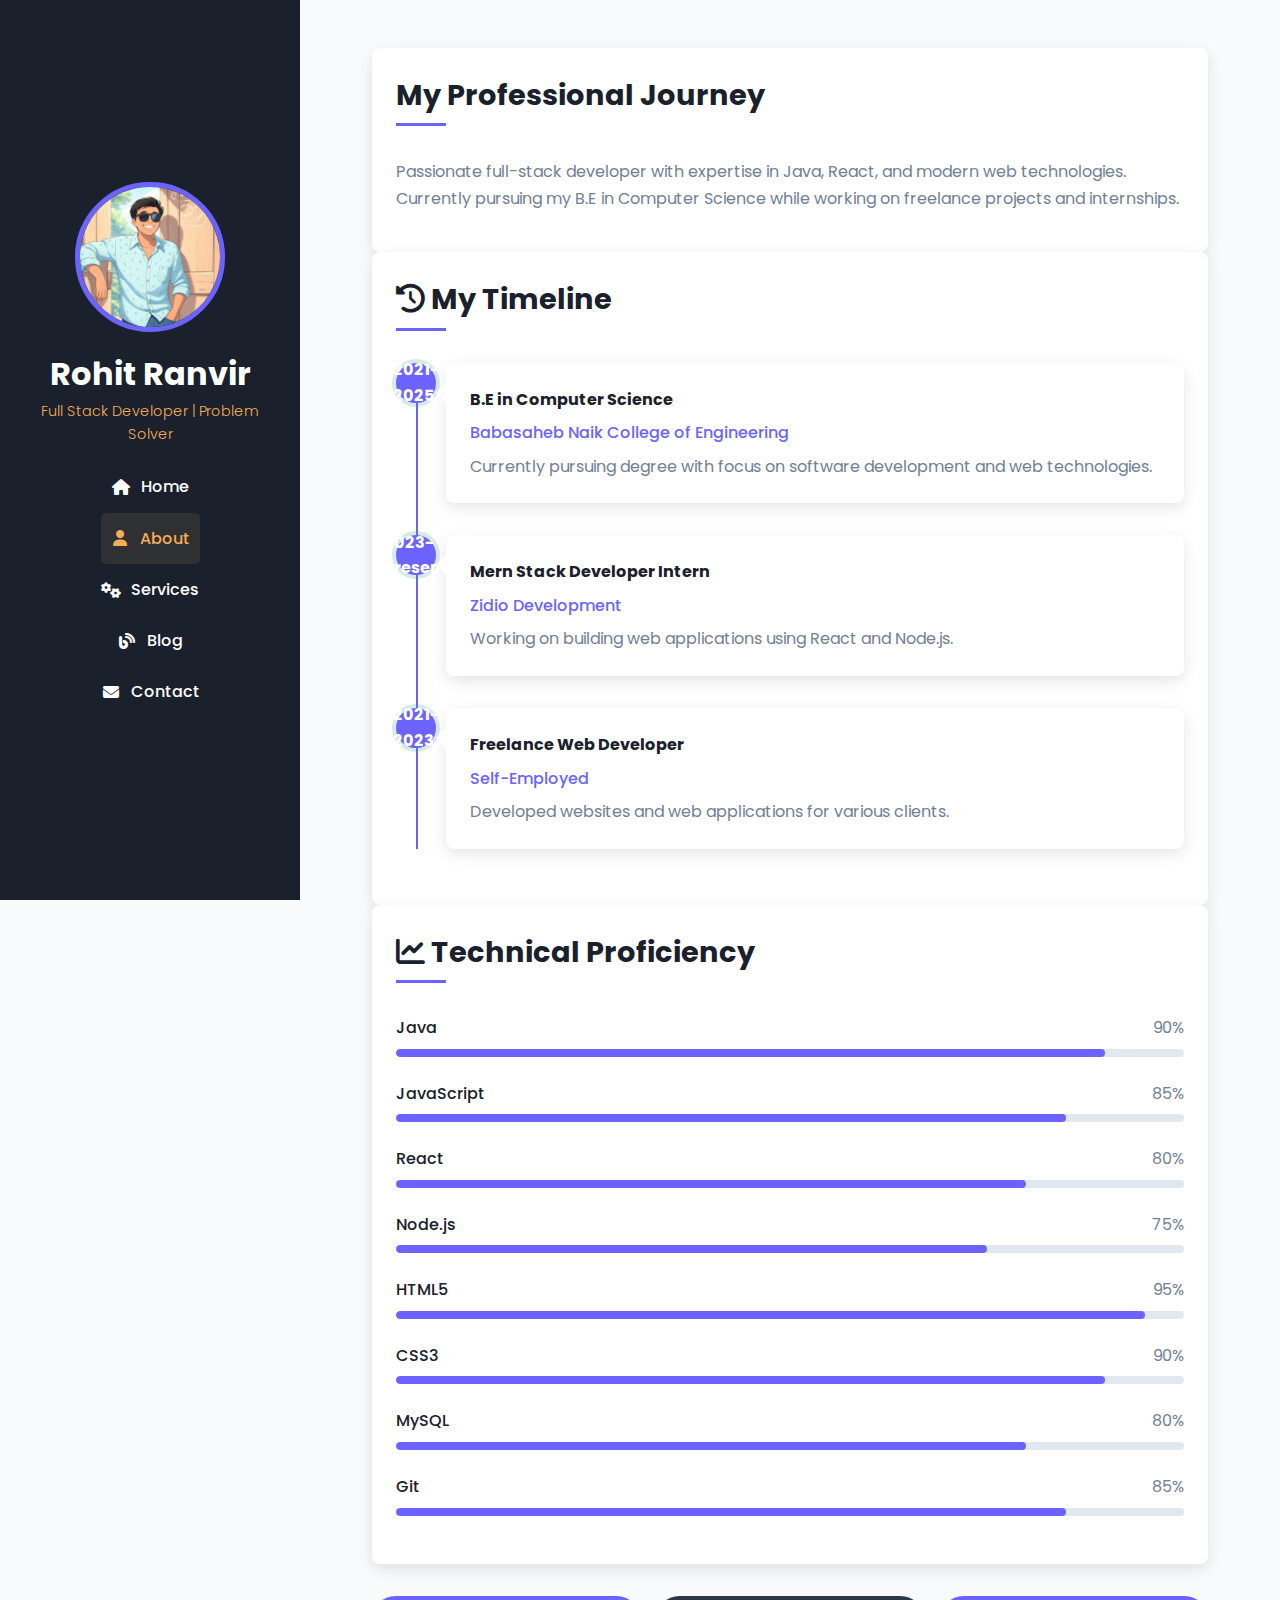
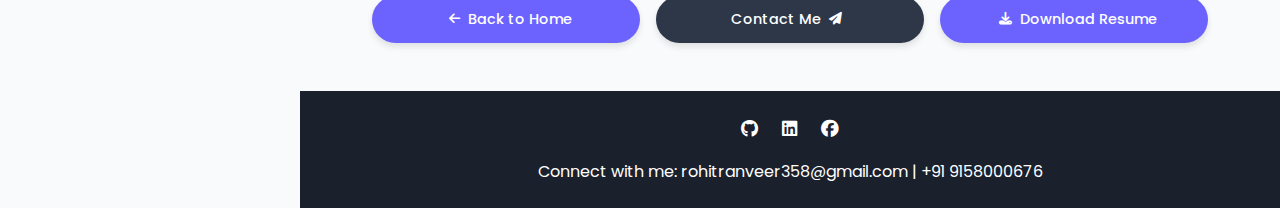
<file: about.html>
<!DOCTYPE html>
<html lang="en">
  <head>
    <meta charset="UTF-8" />
    <meta name="viewport" content="width=device-width, initial-scale=1.0" />
    <title>About | Rohit Ranvir</title>
    <link rel="stylesheet" href="style.css" />
    <link
      rel="icon"
      type="image/jpg"
      href="images/my.jpg"
      style="border-radius: 50%"
    />
    <link
      rel="stylesheet"
      href="https://cdnjs.cloudflare.com/ajax/libs/font-awesome/6.4.0/css/all.min.css"
    />
  </head>
  <body>
    <header>
      <div class="header-content">
        <img src="images/my.jpg" alt="Rohit Ranvir" class="profile-img" />
        <h1>Rohit Ranvir</h1>
        <p class="tagline">Full Stack Developer | Problem Solver</p>

        <!-- <div class="social-links">
          <a href="https://github.com/rohitranvir"
            ><i class="fab fa-github"></i
          ></a>
          <a href="www.linkedin.com/in/rohit-ranveer"
            ><i class="fab fa-linkedin"></i
          ></a>
          <a href="https://www.facebook.com/share/16CB8f1FF4/"
            ><i class="fab fa-facebook"></i
          ></a>
        </div> -->
        <nav>
          <a href="index.html"><i class="fas fa-home"></i> Home</a>
          <a href="about.html" class="active"
            ><i class="fas fa-user"></i> About</a
          >
          <a href="services.html"><i class="fas fa-cogs"></i> Services</a>
          <a href="blog.html"><i class="fas fa-blog"></i> Blog</a>
          <a href="contact.html"><i class="fas fa-envelope"></i> Contact</a>
        </nav>
      </div>
    </header>

    <main>
      <section class="about-details section-padding">
        <article class="bio card fade-in">
          <h2 class="section-heading">My Professional Journey</h2>
          <p>
            Passionate full-stack developer with expertise in Java, React, and
            modern web technologies. Currently pursuing my B.E in Computer
            Science while working on freelance projects and internships.
          </p>
        </article>

        <!-- Dynamic Timeline Section -->
        <div class="timeline-container card fade-in">
          <h3 class="section-heading">
            <i class="fas fa-history"></i> My Timeline
          </h3>
          <div class="timeline" id="experience-timeline">
            <!-- Timeline loaded dynamically -->
          </div>
        </div>

        <!-- Skills Progress Bars -->
        <div class="skills-progress card fade-in">
          <h3 class="section-heading">
            <i class="fas fa-chart-line"></i> Technical Proficiency
          </h3>
          <div id="skills-bars-container">
            <!-- Progress bars loaded dynamically -->
          </div>
        </div>

        <div class="action-buttons">
          <a href="index.html" class="cta-button"
            ><i class="fas fa-arrow-left"></i> Back to Home</a
          >
          <a href="contact.html" class="cta-button secondary"
            >Contact Me <i class="fas fa-paper-plane"></i
          ></a>
          <a href="rohit ranvir updated resume.pdf" class="cta-button" download>
            <i class="fas fa-download"></i> Download Resume
          </a>
        </div>
      </section>
    </main>

    <footer>
      <div class="footer-social">
        <a href="https://github.com/rohitranvir"
          ><i class="fab fa-github"></i
        ></a>
        <a href="www.linkedin.com/in/rohit-ranveer"
          ><i class="fab fa-linkedin"></i
        ></a>
        <a href="https://www.facebook.com/share/16CB8f1FF4/"
          ><i class="fab fa-facebook"></i
        ></a>
      </div>
      <p>Connect with me: rohitranveer358@gmail.com | +91 9158000676</p>
    </footer>

    <script src="script.js"></script>
  </body>
</html>
</file>
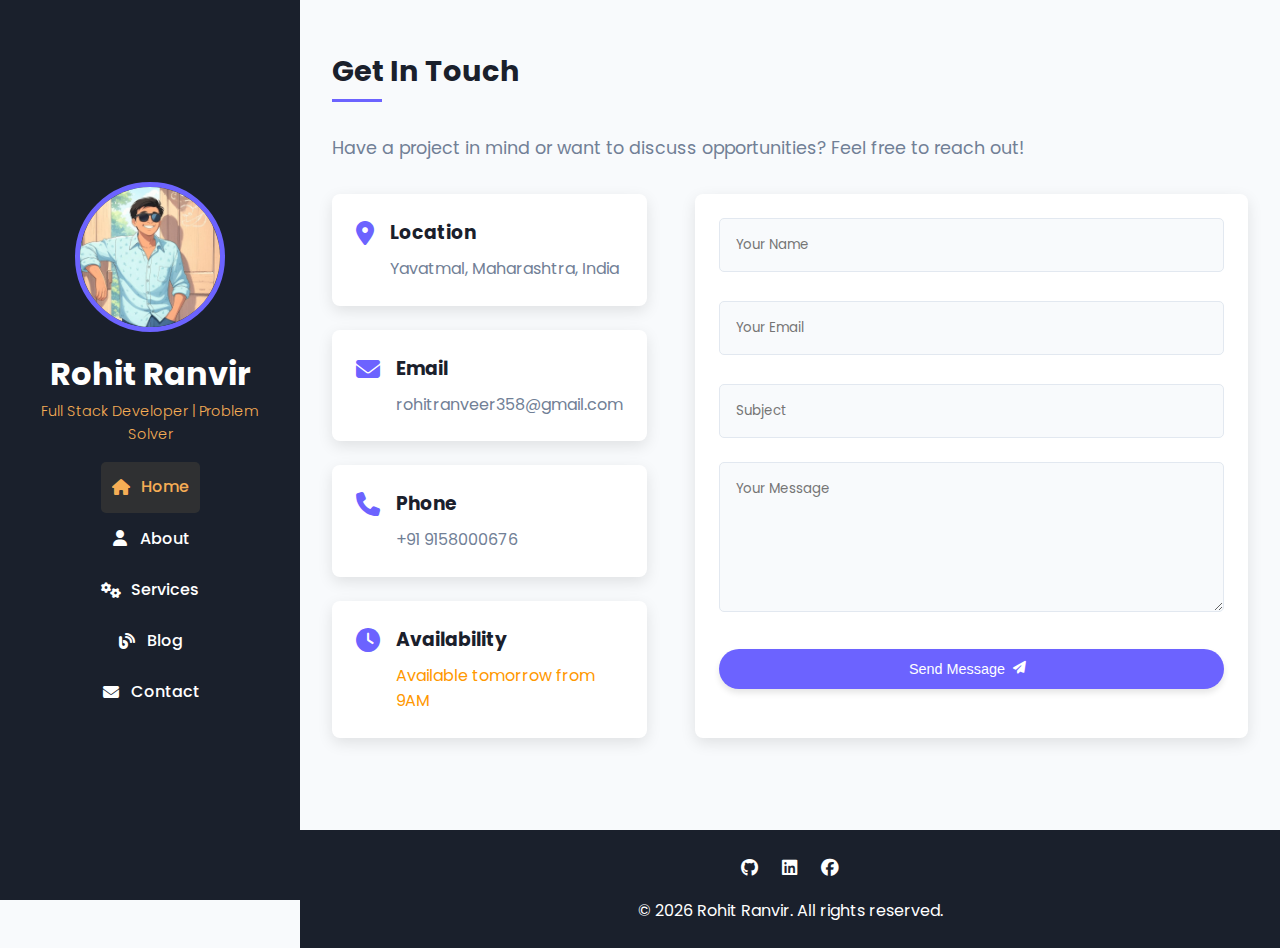
<file: contact.html>
<!DOCTYPE html>
<html lang="en">
  <head>
    <meta charset="UTF-8" />
    <meta name="viewport" content="width=device-width, initial-scale=1.0" />
    <title>Contact | Rohit Ranvir</title>
    <link rel="stylesheet" href="style.css" />
    <link
      rel="icon"
      type="image/jpg"
      href="images/my.jpg"
      style="border-radius: 50%"
    />
    <link
      rel="stylesheet"
      href="https://cdnjs.cloudflare.com/ajax/libs/font-awesome/6.4.0/css/all.min.css"
    />
  </head>
  <body>
    <header>
      <div class="header-content">
        <img src="images/my.jpg" alt="Rohit Ranvir" class="profile-img" />
        <h1>Rohit Ranvir</h1>
        <p class="tagline">Full Stack Developer | Problem Solver</p>
        <nav>
          <a href="index.html" class="active"
            ><i class="fas fa-home"></i> Home</a
          >
          <a href="about.html"><i class="fas fa-user"></i> About</a>
          <a href="services.html"><i class="fas fa-cogs"></i> Services</a>
          <a href="blog.html"><i class="fas fa-blog"></i> Blog</a>
          <a href="contact.html"><i class="fas fa-envelope"></i> Contact</a>
        </nav>
      </div>
    </header>

    <main>
      <section class="contact-section section-padding">
        <h2 class="section-heading">Get In Touch</h2>
        <p class="section-subtitle">
          Have a project in mind or want to discuss opportunities? Feel free to
          reach out!
        </p>

        <div class="contact-container">
          <div class="contact-info slide-up">
            <div class="info-item">
              <i class="fas fa-map-marker-alt"></i>
              <div class="info-item-content">
                <h3>Location</h3>
                <p>Yavatmal, Maharashtra, India</p>
              </div>
            </div>
            <div class="info-item">
              <i class="fas fa-envelope"></i>
              <div class="info-item-content">
                <h3>Email</h3>
                <p>rohitranveer358@gmail.com</p>
              </div>
            </div>
            <div class="info-item">
              <i class="fas fa-phone"></i>
              <div class="info-item-content">
                <h3>Phone</h3>
                <p>+91 9158000676</p>
              </div>
            </div>
            <div class="info-item">
              <i class="fas fa-clock"></i>
              <div class="info-item-content">
                <h3>Availability</h3>
                <p id="availability-status">Checking...</p>
              </div>
            </div>
          </div>

          <form class="contact-form card slide-up" id="contactForm">
            <div class="form-group">
              <input
                type="text"
                name="name"
                id="name"
                placeholder="Your Name"
                required
              />
              <span class="error-message" id="name-error"></span>
            </div>
            <div class="form-group">
              <input
                type="email"
                name="email"
                id="email"
                placeholder="Your Email"
                required
              />
              <span class="error-message" id="email-error"></span>
            </div>
            <div class="form-group">
              <input
                type="text"
                name="subject"
                id="subject"
                placeholder="Subject"
              />
            </div>
            <div class="form-group">
              <textarea
                name="message"
                id="message"
                placeholder="Your Message"
                rows="5"
                required
              ></textarea>
              <span class="error-message" id="message-error"></span>
            </div>

            <input
              type="hidden"
              name="_subject"
              value="New contact from your website!"
            />
            <input type="hidden" name="_template" value="table" />
            <input
              type="hidden"
              name="_autoresponse"
              value="Thank you for contacting Rohit Ranvir. I'll get back to you soon!"
            />
            <input type="hidden" name="_captcha" value="false" />
            <input type="hidden" name="_next" value="thank-you.html" />
            <input type="hidden" name="_cc" value="rohitranveer358@gmail.com" />

            <button type="submit" class="cta-button" id="submitBtn">
              Send Message <i class="fas fa-paper-plane"></i>
            </button>
          </form>
        </div>
      </section>
    </main>

    <footer>
      <div class="footer-social">
        <a href="https://github.com/rohitranvir"
          ><i class="fab fa-github"></i
        ></a>
        <a href="www.linkedin.com/in/rohit-ranveer"
          ><i class="fab fa-linkedin"></i
        ></a>
        <a href="https://www.facebook.com/share/16CB8f1FF4/"
          ><i class="fab fa-facebook"></i
        ></a>
      </div>
      <p>
        © <span id="current-year"></span> Rohit Ranvir. All rights reserved.
      </p>
    </footer>

    <script src="script.js"></script>
  </body>
</html>
</file>
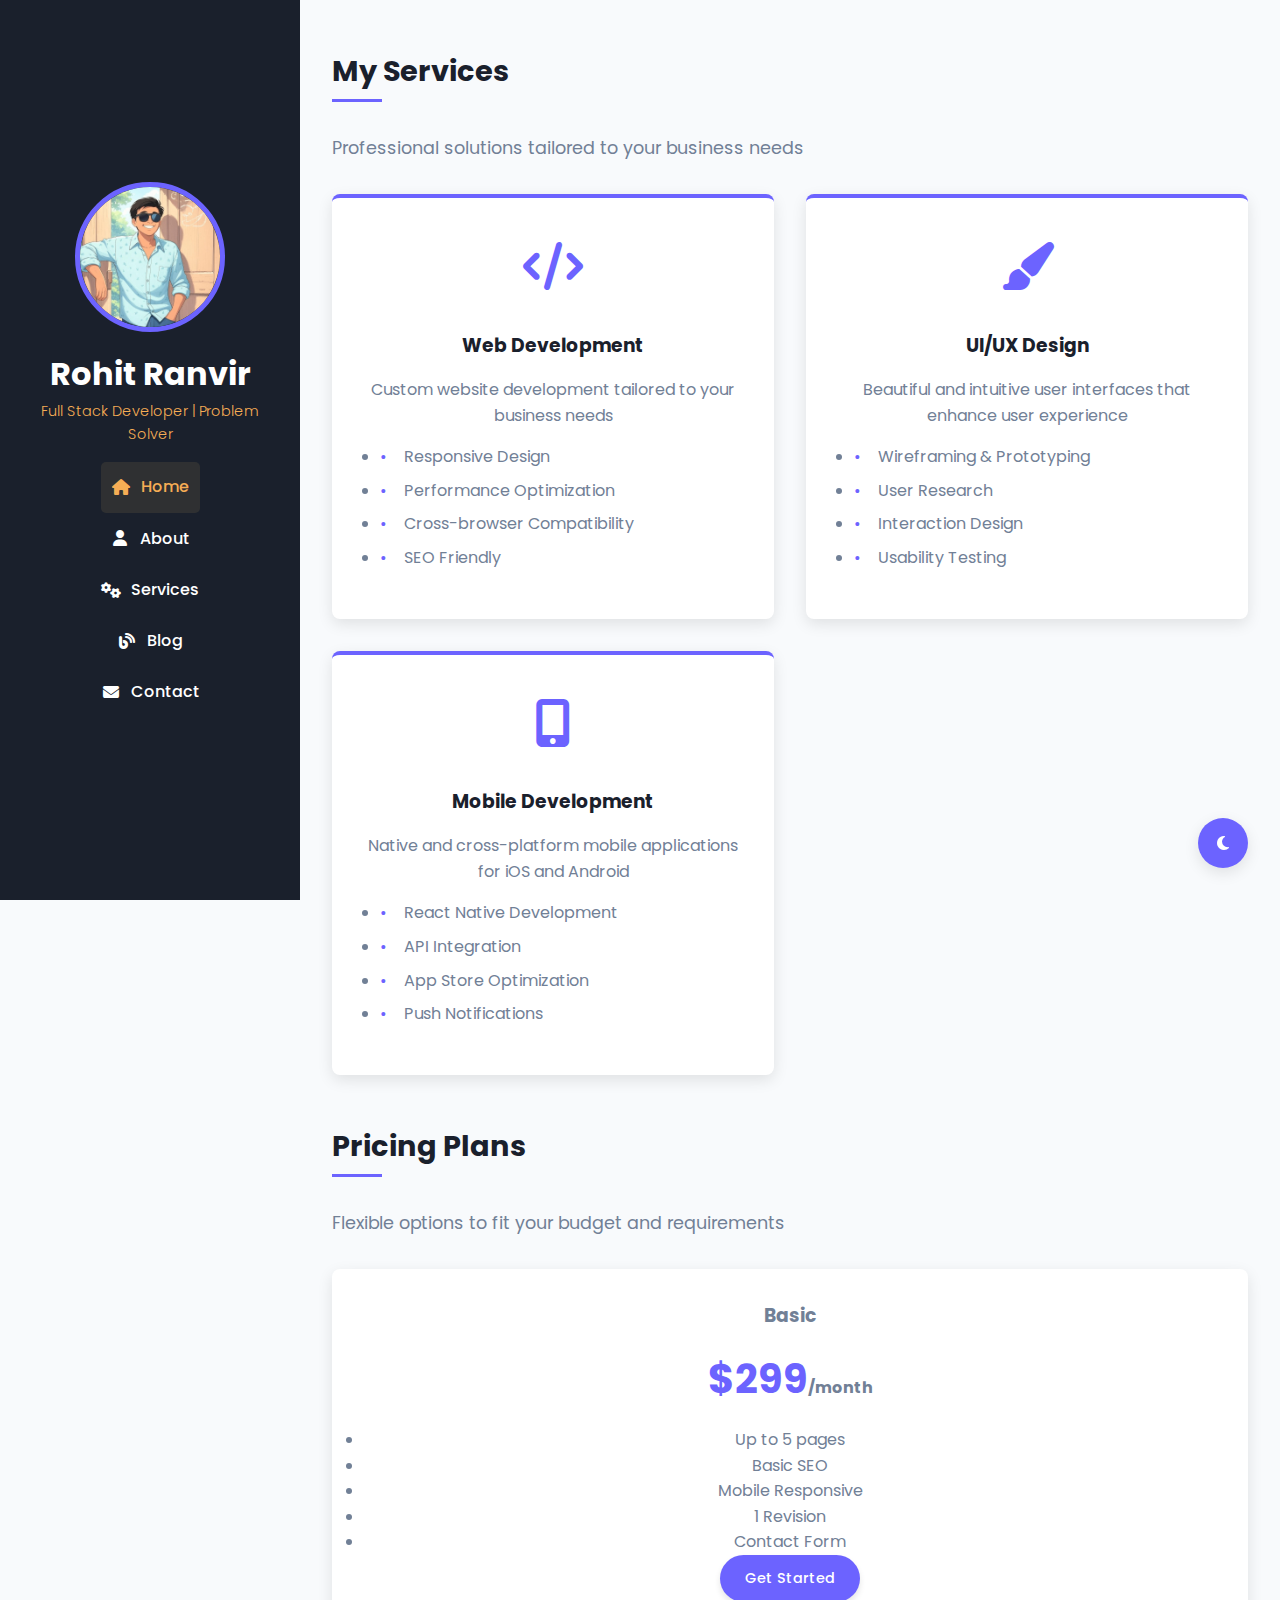
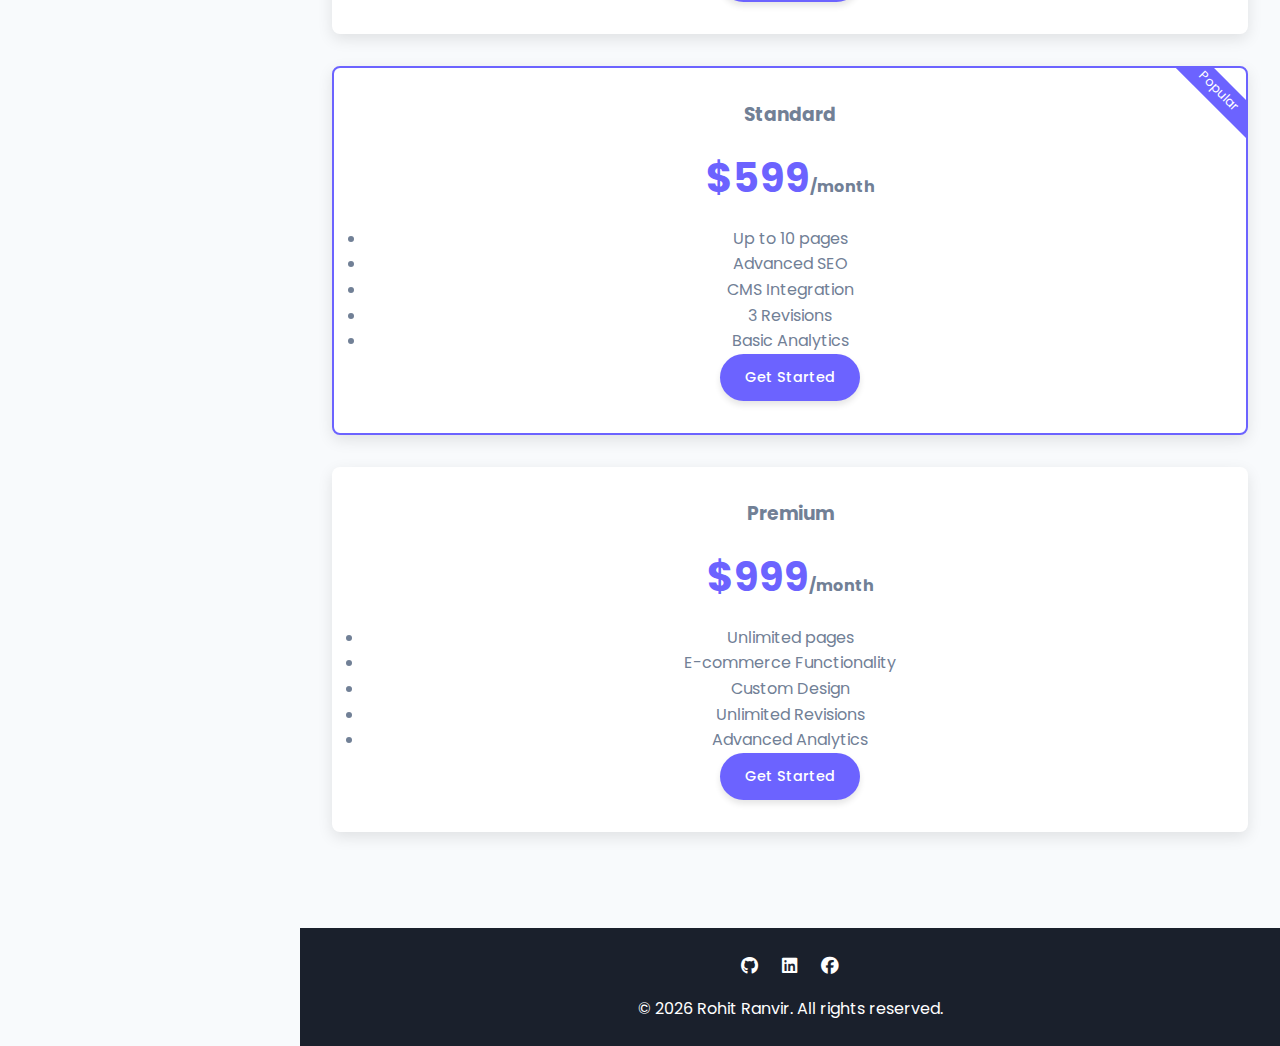
<file: services.html>
<!DOCTYPE html>
<html lang="en">
  <head>
    <meta charset="UTF-8" />
    <meta name="viewport" content="width=device-width, initial-scale=1.0" />
    <title>Services | Rohit Ranvir</title>
    <link rel="stylesheet" href="style.css" />
    <link
      rel="icon"
      type="image/jpg"
      href="images/my.jpg"
      style="border-radius: 50%"
    />
    <link
      rel="stylesheet"
      href="https://cdnjs.cloudflare.com/ajax/libs/font-awesome/6.4.0/css/all.min.css"
    />
  </head>
  <body>
    <header>
      <div class="header-content">
        <img src="images/my.jpg" alt="Rohit Ranvir" class="profile-img" />
        <h1>Rohit Ranvir</h1>
        <p class="tagline">Full Stack Developer | Problem Solver</p>
        <nav>
          <a href="index.html" class="active"
            ><i class="fas fa-home"></i> Home</a
          >
          <a href="about.html"><i class="fas fa-user"></i> About</a>
          <a href="services.html"><i class="fas fa-cogs"></i> Services</a>
          <a href="blog.html"><i class="fas fa-blog"></i> Blog</a>
          <a href="contact.html"><i class="fas fa-envelope"></i> Contact</a>
        </nav>
      </div>
    </header>

    <main>
      <section class="section-padding">
        <h2 class="section-heading">My Services</h2>
        <p class="section-subtitle">
          Professional solutions tailored to your business needs
        </p>

        <div class="services-grid" id="services-container">
          <!-- Services loaded dynamically -->
        </div>

        <div class="pricing-table">
          <h3 class="section-heading">Pricing Plans</h3>
          <p class="section-subtitle">
            Flexible options to fit your budget and requirements
          </p>

          <div class="pricing-grid" id="pricing-container">
            <!-- Pricing loaded dynamically -->
          </div>
        </div>
      </section>
    </main>

    <div class="back-to-top" id="backToTop">
      <i class="fas fa-arrow-up"></i>
    </div>

    <div class="theme-toggle" id="themeToggle">
      <i class="fas fa-moon"></i>
    </div>

    <footer>
      <div class="footer-social">
        <a href="https://github.com/rohitranvir"
          ><i class="fab fa-github"></i
        ></a>
        <a href="www.linkedin.com/in/rohit-ranveer"
          ><i class="fab fa-linkedin"></i
        ></a>
        <a href="https://www.facebook.com/share/16CB8f1FF4/"
          ><i class="fab fa-facebook"></i
        ></a>
      </div>
      <p>
        © <span id="current-year"></span> Rohit Ranvir. All rights reserved.
      </p>
    </footer>

    <script src="script.js"></script>
  </body>
</html>
</file>
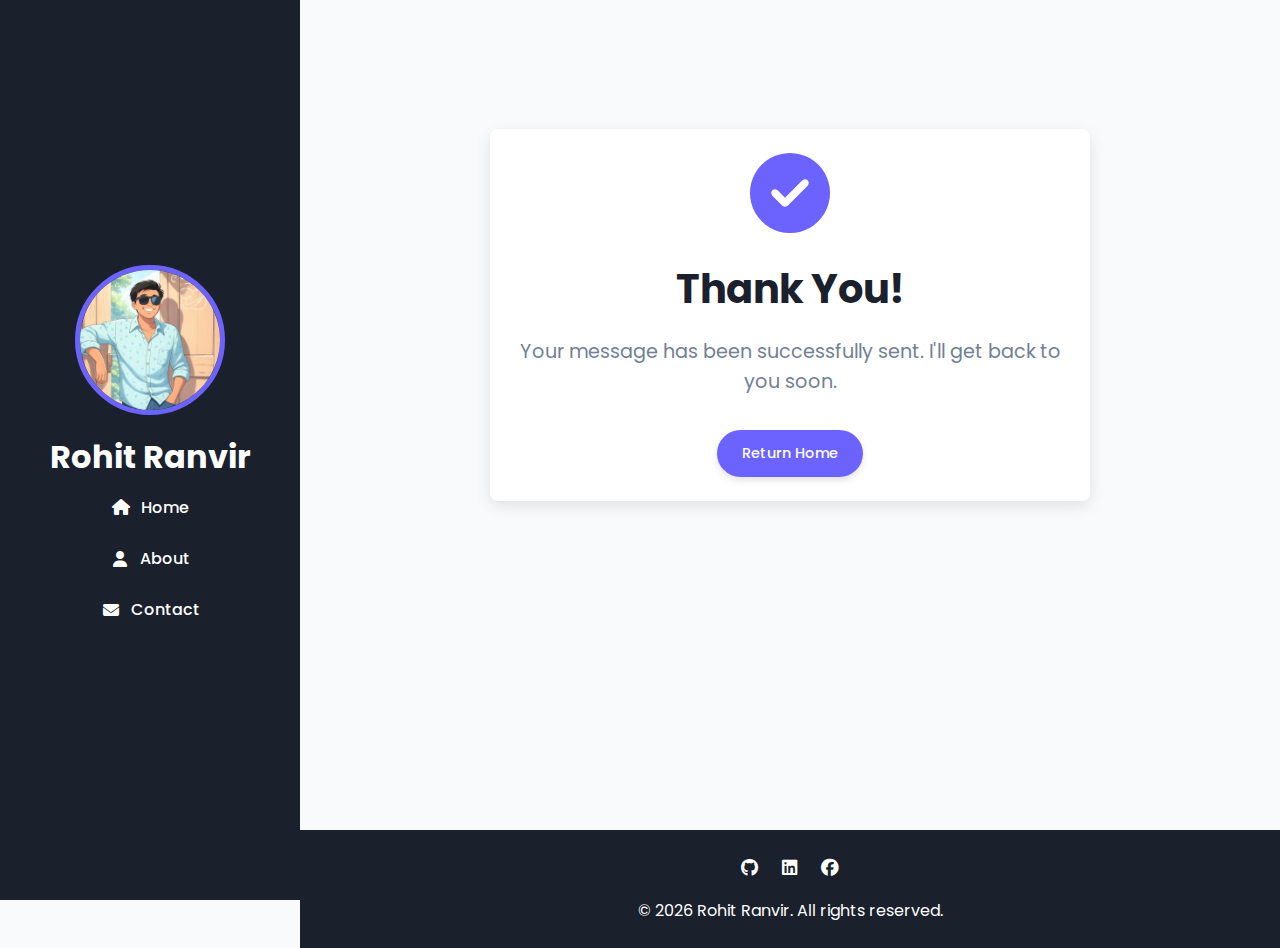
<file: thank-you.html>
<!DOCTYPE html>
<html lang="en">
  <head>
    <meta charset="UTF-8" />
    <meta name="viewport" content="width=device-width, initial-scale=1.0" />
    <title>Thank You | Rohit Ranvir</title>
    <link
      rel="icon"
      type="image/jpg"
      href="images/my.jpg"
      style="border-radius: 50%"
    />
    <link rel="stylesheet" href="style.css" />
    <link
      rel="stylesheet"
      href="https://cdnjs.cloudflare.com/ajax/libs/font-awesome/6.4.0/css/all.min.css"
    />
  </head>
  <body>
    <header>
      <div class="header-content">
        <img src="images/my.jpg" alt="Rohit Ranvir" class="profile-img" />
        <h1>Rohit Ranvir</h1>
        <nav>
          <a href="index.html"><i class="fas fa-home"></i> Home</a>
          <a href="about.html"><i class="fas fa-user"></i> About</a>
          <a href="contact.html"><i class="fas fa-envelope"></i> Contact</a>
        </nav>
      </div>
    </header>

    <main>
      <section class="thank-you-section">
        <div class="thank-you-content card fade-in">
          <i class="fas fa-check-circle thank-you-icon"></i>
          <h2>Thank You!</h2>
          <p>
            Your message has been successfully sent. I'll get back to you soon.
          </p>
          <a href="index.html" class="cta-button">Return Home</a>
        </div>
      </section>
    </main>

    <footer>
      <div class="footer-social">
        <a href="https://github.com/rohitranvir"
          ><i class="fab fa-github"></i
        ></a>
        <a href="www.linkedin.com/in/rohit-ranveer"
          ><i class="fab fa-linkedin"></i
        ></a>
        <a href="https://www.facebook.com/share/16CB8f1FF4/"
          ><i class="fab fa-facebook"></i
        ></a>
      </div>
      <p>
        © <span id="current-year"></span> Rohit Ranvir. All rights reserved.
      </p>
    </footer>

    <script src="script.js"></script>
  </body>
</html>
</file>
<file: style.css>
/* Google Fonts */
@import url('https://fonts.googleapis.com/css2?family=Poppins:wght@300;400;500;600;700&display=swap');

/* New Color Variables */
:root {
    --primary: #6C63FF; /* Changed to a vibrant purple */
    --primary-dark: #564FC9;
    --secondary: #2D3748;
    --accent: #F6AD55;
    --dark: #1A202C;
    --darker: #0F172A; /* New darker shade */
    --light: #F8FAFC;
    --lighter: #FFFFFF;
    --gray: #718096;
    --light-gray: #E2E8F0;
    --card-bg: #FFFFFF;
    --dark-card-bg: #2D3748; /* New dark card background */
    --shadow: 0 5px 15px rgba(0, 0, 0, 0.1);
    --dark-shadow: 0 5px 15px rgba(0, 0, 0, 0.3); /* Darker shadow */
    --transition: all 0.3s ease;
}

/* Add these new styles */
/* Dark Mode Toggle */
.theme-toggle {
    position: fixed;
    bottom: 2rem;
    right: 2rem;
    width: 50px;
    height: 50px;
    border-radius: 50%;
    background: var(--primary);
    color: white;
    display: flex;
    align-items: center;
    justify-content: center;
    cursor: pointer;
    z-index: 100;
    box-shadow: var(--shadow);
    transition: var(--transition);
}

.theme-toggle:hover {
    transform: scale(1.1);
}

/* Dark Mode Styles */
body.dark-mode {
    background-color: var(--darker);
    color: var(--light);
}

body.dark-mode .card,
body.dark-mode .project-card,
body.dark-mode .timeline-content,
body.dark-mode .contact-form,
body.dark-mode .info-item,
body.dark-mode .testimonial {
    background-color: var(--dark-card-bg);
    color: var(--light);
}

body.dark-mode .section-heading,
body.dark-mode .project-card h3,
body.dark-mode .timeline-content h4,
body.dark-mode .info-item-content h3 {
    color: var(--accent);
}

body.dark-mode input,
body.dark-mode textarea {
    background-color: var(--dark);
    color: var(--light);
    border-color: var(--gray);
}

/* Blog Page Styles */
.blog-container {
    display: grid;
    grid-template-columns: repeat(auto-fill, minmax(300px, 1fr));
    gap: 2rem;
    margin-top: 2rem;
}

.blog-card {
    background: var(--card-bg);
    border-radius: 8px;
    overflow: hidden;
    transition: var(--transition);
    box-shadow: var(--shadow);
}

.blog-card:hover {
    transform: translateY(-5px);
    box-shadow: var(--dark-shadow);
}

.blog-card img {
    width: 100%;
    height: 200px;
    object-fit: cover;
}

.blog-content {
    padding: 1.5rem;
}

.blog-date {
    color: var(--gray);
    font-size: 0.9rem;
    margin-bottom: 0.5rem;
}

.blog-tags {
    display: flex;
    flex-wrap: wrap;
    gap: 0.5rem;
    margin: 1rem 0;
}

.blog-tag {
    background: rgba(108, 99, 255, 0.1);
    color: var(--primary);
    padding: 0.3rem 0.8rem;
    border-radius: 20px;
    font-size: 0.8rem;
    font-weight: 500;
}

.read-more {
    display: inline-block;
    margin-top: 1rem;
    color: var(--primary);
    font-weight: 500;
    text-decoration: none;
    transition: var(--transition);
}

.read-more:hover {
    color: var(--primary-dark);
}

/* Services Page Styles */
.services-grid {
    display: grid;
    grid-template-columns: repeat(auto-fit, minmax(300px, 1fr));
    gap: 2rem;
    margin-top: 2rem;
}

.service-card {
    background: var(--card-bg);
    border-radius: 8px;
    padding: 2rem;
    text-align: center;
    transition: var(--transition);
    box-shadow: var(--shadow);
    border-top: 4px solid var(--primary);
}

.service-card:hover {
    transform: translateY(-10px);
    box-shadow: var(--dark-shadow);
}

.service-icon {
    font-size: 3rem;
    color: var(--primary);
    margin-bottom: 1.5rem;
}

.service-card h3 {
    margin-bottom: 1rem;
    color: var(--dark);
}

.service-card ul {
    text-align: left;
    margin: 1rem 0;
    padding-left: 1rem;
}

.service-card li {
    margin-bottom: 0.5rem;
    position: relative;
    padding-left: 1.5rem;
}

.service-card li:before {
    content: "•";
    color: var(--primary);
    position: absolute;
    left: 0;
}

/* Pricing Table */
.pricing-table {
    margin: 3rem 0;
}

.pricing-card {
    background: var(--card-bg);
    border-radius: 8px;
    padding: 2rem;
    text-align: center;
    transition: var(--transition);
    box-shadow: var(--shadow);
    margin-bottom: 2rem;
}

.pricing-card.featured {
    border: 2px solid var(--primary);
    position: relative;
    overflow: hidden;
}

.pricing-card.featured:after {
    content: "Popular";
    position: absolute;
    top: 10px;
    right: -30px;
    background: var(--primary);
    color: white;
    padding: 0.2rem 2rem;
    transform: rotate(45deg);
    font-size: 0.8rem;
}

.price {
    font-size: 2.5rem;
    font-weight: bold;
    color: var(--primary);
    margin: 1rem 0;
}

.price span {
    font-size: 1rem;
    color: var(--gray);
}

/* Back to Top Button */
.back-to-top {
    position: fixed;
    bottom: 2rem;
    right: 2rem;
    width: 50px;
    height: 50px;
    border-radius: 50%;
    background: var(--primary);
    color: white;
    display: flex;
    align-items: center;
    justify-content: center;
    cursor: pointer;
    z-index: 99;
    box-shadow: var(--shadow);
    transition: var(--transition);
    opacity: 0;
    visibility: hidden;
}

.back-to-top.visible {
    opacity: 1;
    visibility: visible;
}

.back-to-top:hover {
    transform: translateY(-5px);
}
/* Base Styles */
* {
    margin: 0;
    padding: 0;
    box-sizing: border-box;
}

body {
    font-family: 'Poppins', sans-serif;
    background-color: var(--light);
    color: var(--gray);
    line-height: 1.6;
}

/* Header Styles */
header {
    background-color: var(--dark);
    color: white;
    padding: 2rem 0;
    text-align: center;
    position: fixed;
    width: 300px;
    height: 100vh;
    display: flex;
    flex-direction: column;
    justify-content: center;
}

.header-content {
    padding: 0 1.5rem;
   

}

.profile-img {
    width: 150px;
    height: 150px;
    border-radius: 50%;
    border: 5px solid var(--primary);
    object-fit: cover;
    margin: 0px auto 1rem;
    transition: var(--transition);
}

.profile-img:hover {
    transform: scale(1.05);
    box-shadow: 0 0 20px rgba(233, 196, 106, 0.4);
}

.tagline {
    color: var(--accent);
    font-weight: 300;
    margin-bottom: 1rem;
    font-size: 0.9rem;
}

.social-links {
    margin: 1rem 0;
}

.social-links a {
    color: white;
    margin: 0 10px;
    font-size: 1.2rem;
    transition: var(--transition);
}

.social-links a:hover {
    color: var(--accent);
    transform: translateY(-3px);
}

nav {
    display: flex;
    flex-direction: column;
    margin-top: 0px ;
    margin-bottom: 0px;
}

nav a {
    color: white;
    text-decoration: none;
    padding: 0.8rem 0;
    /* margin: 0.1rem 0; */
    font-weight: 500;
    transition: var(--transition);
    display: flex;
    align-items: center;
    justify-content: center;
    border-radius: 5px;
    
}

nav a i {
    margin-right: 10px;
    width: 20px;
    text-align: center;
}

nav a:hover, nav a.active {
    color: var(--accent);
    background-color: rgba(233, 196, 106, 0.1);
}

/* Main Content */
main {
    margin-left: 300px;
    min-height: calc(100vh - 70px);
}

.section-padding {
    padding: 3rem 2rem;
}

/* Hero Section */
.hero {
    background: linear-gradient(rgba(20, 33, 61, 0.9), rgba(20, 33, 61, 0.8)), 
                url('images/bg.jpg') center/cover no-repeat;
    height: 60vh;
    display: flex;
    align-items: center;
    color: white;
    margin-bottom: 2rem;
    position: relative;
}

.hero-content {
    padding: 2rem;
    max-width: 600px;
    position: relative;
    z-index: 2;
}

.hero h2 {
    font-size: 2.8rem;
    margin-bottom: 1.5rem;
    line-height: 1.2;
    color: white;
}

.hero-description {
    font-size: 1.2rem;
    margin-bottom: 2rem;
    opacity: 0.9;
    max-width: 600px;
    color: rgba(255, 255, 255, 0.9);
}

/* Section Headings */
.section-heading {
    position: relative;
    margin-bottom: 2rem;
    padding-bottom: 0.5rem;
    color: var(--dark);
    font-size: 1.8rem;
}

.section-heading:after {
    content: '';
    position: absolute;
    left: 0;
    bottom: 0;
    width: 50px;
    height: 3px;
    background: var(--primary);
}

.section-subtitle {
    margin-bottom: 2rem;
    color: var(--gray);
    font-size: 1.1rem;
}

/* Skills Section */
.skills-grid {
    display: grid;
    grid-template-columns: repeat(auto-fit, minmax(120px, 1fr));
    gap: 1.5rem;
}

.skill-item {
    text-align: center;
    padding: 1.5rem;
    transition: var(--transition);
    background-color: rgba(42, 157, 143, 0.1);
    border-radius: 8px;
    border: 1px solid rgba(42, 157, 143, 0.2);
}

.skill-item:hover {
    transform: translateY(-5px);
    background-color: rgba(42, 157, 143, 0.2);
    box-shadow: var(--shadow);
}

.skill-item i {
    font-size: 2.5rem;
    color: var(--primary);
    margin-bottom: 0.5rem;
}

.skill-item p {
    font-weight: 500;
    color: var(--dark);
}

/* Projects Section */
.projects-grid {
    display: grid;
    grid-template-columns: repeat(auto-fill, minmax(300px, 1fr));
    gap: 2rem;
}

.project-card {
    border: 1px solid var(--light-gray);
    border-radius: 8px;
    overflow: hidden;
    transition: var(--transition);
    background: white;
}

.project-card:hover {
    transform: translateY(-5px);
    box-shadow: 0 10px 20px rgba(0, 0, 0, 0.1);
}

.project-card img {
    width: 100%;
    height: 200px;
    object-fit: cover;
    transition: var(--transition);
}

.project-card:hover img {
    transform: scale(1.03);
}

.project-card-content {
    padding: 1.5rem;
}

.project-card h3 {
    margin-bottom: 0.5rem;
    color: var(--dark);
}

.project-tech {
    display: flex;
    flex-wrap: wrap;
    gap: 0.5rem;
    margin: 1rem 0;
}

.project-tech span {
    background: rgba(42, 157, 143, 0.1);
    color: var(--primary);
    padding: 0.3rem 0.8rem;
    border-radius: 20px;
    font-size: 0.8rem;
    font-weight: 500;
}

.project-link {
    display: inline-block;
    margin-top: 1rem;
    color: var(--primary);
    font-weight: 500;
    text-decoration: none;
    transition: var(--transition);
    position: relative;
}

.project-link:after {
    content: '';
    position: absolute;
    width: 0;
    height: 2px;
    bottom: -2px;
    left: 0;
    background-color: var(--primary);
    transition: var(--transition);
}

.project-link:hover:after {
    width: 100%;
}

/* Statistics Section */
.stats {
    background-color: var(--secondary);
    color: white;
    text-align: center;
    padding: 3rem 0;
}

.stats-grid {
    display: grid;
    grid-template-columns: repeat(3, 1fr);
    max-width: 800px;
    margin: 0 auto;
}

.stat-item {
    padding: 1rem;
}

.stat-number {
    font-size: 2.5rem;
    font-weight: bold;
    display: block;
    margin-bottom: 0.5rem;
    color: var(--accent);
}

.stat-label {
    font-size: 1rem;
    opacity: 0.9;
}

/* Testimonials Section */
.testimonial-slider {
    display: flex;
    overflow-x: auto;
    scroll-snap-type: x mandatory;
    gap: 2rem;
    padding: 1rem 0;
    scrollbar-width: none;
}

.testimonial-slider::-webkit-scrollbar {
    display: none;
}

.testimonial {
    min-width: 100%;
    scroll-snap-align: start;
    background-color: white;
    padding: 2rem;
    border-radius: 8px;
    box-shadow: var(--shadow);
    position: relative;
}

.testimonial:before {
    content: '"';
    position: absolute;
    top: 20px;
    left: 20px;
    font-size: 4rem;
    color: rgba(42, 157, 143, 0.1);
    font-family: serif;
    line-height: 1;
}

.client-img {
    width: 80px;
    height: 80px;
    border-radius: 50%;
    object-fit: cover;
    margin-bottom: 1rem;
    border: 3px solid var(--primary);
}

.testimonial-text {
    font-style: italic;
    margin-bottom: 1rem;
    position: relative;
    z-index: 1;
}

.client-name {
    font-weight: bold;
    color: var(--dark);
}

/* About Page Styles */
.about-details {
    max-width: 900px;
    margin: 0 auto;
}

.bio p {
    line-height: 1.7;
    margin-bottom: 1rem;
    color: var(--gray);
}

/* Timeline Styles */
.timeline {
    position: relative;
    padding-left: 50px;
    margin: 2rem 0;
}

.timeline:before {
    content: '';
    position: absolute;
    left: 20px;
    top: 0;
    bottom: 0;
    width: 2px;
    background: var(--primary);
}

.timeline-item {
    position: relative;
    margin-bottom: 2rem;
}

.timeline-year {
    position: absolute;
    left: -50px;
    top: 0;
    width: 40px;
    height: 40px;
    border-radius: 50%;
    background: var(--primary);
    color: white;
    display: flex;
    align-items: center;
    justify-content: center;
    font-weight: bold;
    box-shadow: 0 0 0 4px rgba(42, 157, 143, 0.2);
}

.timeline-content {
    background: white;
    padding: 1.5rem;
    border-radius: 8px;
    box-shadow: var(--shadow);
    position: relative;
}

.timeline-content:before {
    content: '';
    position: absolute;
    left: -10px;
    top: 20px;
    width: 0;
    height: 0;
    border-top: 10px solid transparent;
    border-bottom: 10px solid transparent;
    border-right: 10px solid white;
}

.timeline-content h4 {
    color: var(--dark);
    margin-bottom: 0.5rem;
}

.timeline-institution {
    color: var(--primary);
    font-weight: 500;
    margin-bottom: 0.5rem;
    display: inline-block;
}

/* Skills Progress Bars */
.skill-bar {
    margin-bottom: 1.5rem;
}

.skill-info {
    display: flex;
    justify-content: space-between;
    margin-bottom: 0.5rem;
}

.skill-name {
    font-weight: 500;
    color: var(--dark);
}

.skill-percent {
    color: var(--gray);
}

.progress-bar {
    height: 8px;
    background: var(--light-gray);
    border-radius: 4px;
    overflow: hidden;
}

.progress {
    height: 100%;
    background: var(--primary);
    border-radius: 4px;
    width: 0;
    transition: width 1.5s ease;
}

/* Contact Page Styles */
.contact-container {
    display: grid;
    grid-template-columns: 1fr 2fr;
    gap: 3rem;
    margin-top: 2rem;
}

.contact-info {
    display: flex;
    flex-direction: column;
    gap: 1.5rem;
}

.info-item {
    display: flex;
    gap: 1rem;
    align-items: flex-start;
    background: white;
    padding: 1.5rem;
    border-radius: 8px;
    box-shadow: var(--shadow);
    transition: var(--transition);
}

.info-item:hover {
    transform: translateY(-5px);
    box-shadow: 0 10px 20px rgba(0, 0, 0, 0.1);
}

.info-item i {
    font-size: 1.5rem;
    color: var(--primary);
    margin-top: 3px;
}

.info-item-content h3 {
    color: var(--dark);
    margin-bottom: 0.5rem;
}

.info-item-content p {
    color: var(--gray);
}

/* Form Styles */
.contact-form {
    display: flex;
    flex-direction: column;
    gap: 1.5rem;
    background: white;
    padding: 2rem;
    border-radius: 8px;
    box-shadow: var(--shadow);
}

.form-group {
    position: relative;
}

.contact-form input,
.contact-form textarea {
    width: 100%;
    padding: 1rem;
    border: 1px solid var(--light-gray);
    border-radius: 5px;
    font-family: 'Poppins', sans-serif;
    transition: var(--transition);
    background: var(--light);
}

.contact-form input:focus,
.contact-form textarea:focus {
    outline: none;
    border-color: var(--primary);
    box-shadow: 0 0 0 3px rgba(42, 157, 143, 0.2);
    background: white;
}

.contact-form textarea {
    min-height: 150px;
    resize: vertical;
}

/* Form Validation */
.error-message {
    color: #e74c3c;
    font-size: 0.8rem;
    margin-top: 5px;
    display: block;
}

.is-invalid {
    border-color: #e74c3c !important;
}

/* Button Styles */
.cta-button {
    display: inline-flex;
    align-items: center;
    justify-content: center;
    background-color: var(--primary);
    color: white;
    padding: 12px 25px;
    border-radius: 50px;
    text-decoration: none;
    font-weight: 500;
    transition: var(--transition);
    border: none;
    cursor: pointer;
    font-size: 0.9rem;
    box-shadow: 0 4px 6px rgba(0, 0, 0, 0.1);
}

.cta-button i {
    margin-left: 8px;
    font-size: 0.8rem;
}

.cta-button:hover {
    background-color: var(--primary-dark);
    transform: translateY(-3px);
    box-shadow: 0 7px 15px rgba(0, 0, 0, 0.2);
}

.cta-button:active {
    transform: translateY(1px);
}

.cta-button.secondary {
    background-color: var(--secondary);
}

.cta-button.secondary:hover {
    background-color: #1d3557;
}

.cta-button.sending {
    background-color: var(--gray);
    cursor: not-allowed;
}

.cta-button.success {
    background-color: #4CAF50;
}

.action-buttons {
    display: flex;
    gap: 1rem;
    margin-top: 2rem;
    flex-wrap: wrap;
}

/* Card Styles */
.card {
    background: var(--card-bg);
    border-radius: 8px;
    box-shadow: var(--shadow);
    padding: 1.5rem;
    transition: var(--transition);
}

.card:hover {
    transform: translateY(-5px);
    box-shadow: 0 10px 20px rgba(0, 0, 0, 0.1);
}

/* Thank You Page */
.thank-you-section {
    display: flex;
    justify-content: center;
    align-items: center;
    min-height: 70vh;
    text-align: center;
    padding: 2rem;
}

.thank-you-content {
    max-width: 600px;
    margin: 0 auto;
}

.thank-you-icon {
    font-size: 5rem;
    color: var(--primary);
    margin-bottom: 1.5rem;
    animation: bounce 1s infinite alternate;
}

@keyframes bounce {
    from { transform: translateY(0); }
    to { transform: translateY(-10px); }
}

.thank-you-section h2 {
    font-size: 2.5rem;
    margin-bottom: 1rem;
    color: var(--dark);
}

.thank-you-section p {
    font-size: 1.2rem;
    margin-bottom: 2rem;
    color: var(--gray);
}

/* Footer */
footer {
    background-color: var(--dark);
    color: white;
    text-align: center;
    padding: 1.5rem;
    margin-left: 300px;
}

.footer-social {
    margin-bottom: 1rem;
}

.footer-social a {
    color: white;
    margin: 0 10px;
    font-size: 1.1rem;
    transition: var(--transition);
}

.footer-social a:hover {
    color: var(--accent);
    transform: translateY(-3px);
}

/* Animations */
@keyframes fadeIn {
    from { opacity: 0; }
    to { opacity: 1; }
}

@keyframes slideUp {
    from { 
        opacity: 0;
        transform: translateY(20px);
    }
    to { 
        opacity: 1;
        transform: translateY(0);
    }
}

.fade-in {
    animation: fadeIn 1s ease forwards;
}

.slide-up {
    animation: slideUp 0.8s ease forwards;
}

/* Responsive Design */
@media (max-width: 992px) {
    header {
        width: 100%;
        height: auto;
        position: relative;
        padding: 1.5rem;
    }
    
    main {
        margin-left: 0;
    }
    
    footer {
        margin-left: 0;
    }
    
    .contact-container {
        grid-template-columns: 1fr;
    }
    
    .details-grid {
        grid-template-columns: 1fr;
    }
    
    .timeline:before {
        left: 10px;
    }
    
    .timeline-year {
        left: -30px;
        width: 30px;
        height: 30px;
        font-size: 0.8rem;
    }
}

@media (max-width: 768px) {
    .hero {
        height: auto;
        padding: 4rem 0;
    }
    
    .hero h2 {
        font-size: 2rem;
    }
    
    .stats-grid {
        grid-template-columns: 1fr;
    }
    
    .action-buttons {
        flex-direction: column;
    }
    
    .cta-button {
        width: 100%;
        text-align: center;
    }
}

@media (max-width: 480px) {
    .skills-grid {
        grid-template-columns: repeat(2, 1fr);
    }
    
    nav a {
        padding: 0.6rem 0;
        font-size: 0.9rem;
    }
    
    .profile-img {
        width: 120px;
        height: 120px;
    }
    
    .timeline-content:before {
        display: none;
    }
    
    .section-heading {
        font-size: 1.5rem;
    }
}
/* Add this to your existing CSS */
.action-buttons {
    display: flex;
    gap: 1rem;
    margin-top: 2rem;
    flex-wrap: wrap;
    justify-content: center;
  }
  
  .action-buttons .cta-button {
    flex: 1;
    min-width: 200px;
    text-align: center;
  }
  
  /* Make sure the resume button has the same style */
  .cta-button i {
    margin-right: 8px;
  }
  
  /* Adjust the header content spacing */
  .header-content {
    padding: 1.5rem;
    display: flex;
    flex-direction: column;
    align-items: center;
  }
  
  .social-links {
    margin: 1rem 0;
    display: flex;
    gap: 1rem;
  }
  
  .social-links a {
    color: white;
    font-size: 1.2rem;
    transition: var(--transition);
  }
  
  .social-links a:hover {
    color: var(--accent);
    transform: translateY(-3px);
  }
</file>
